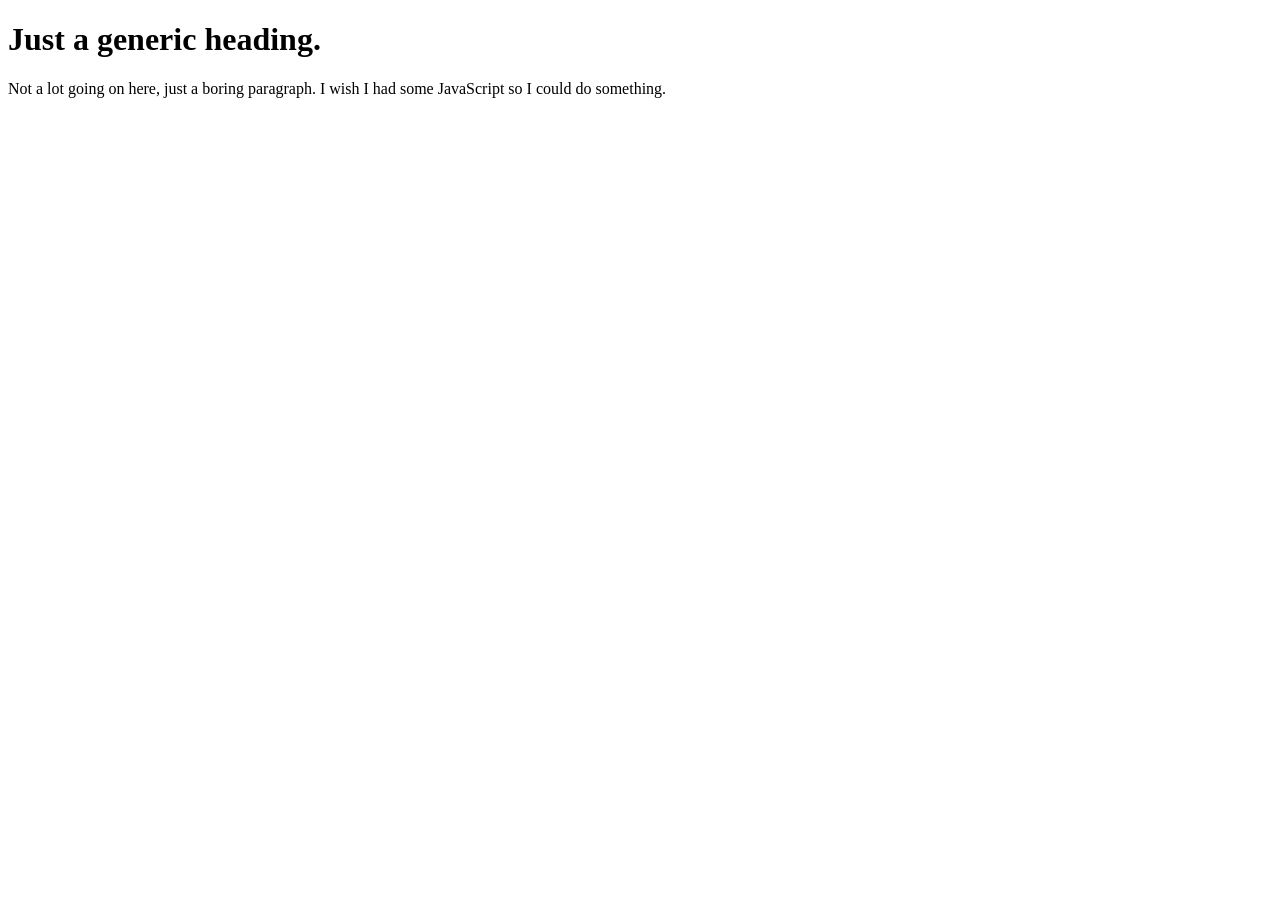
<file: Chapter 1/Exercise 1/index.html>
<!DOCTYPE html>
<html lang="en" dir="ltr">
  <head>
    <meta charset="utf-8">
    <title>Just a Generic Title</title>
    <script>
      setTimeout(wakeUpUser, 5000);
      function wakeUpUser() {
        alert("Are you just going to stare at this boring page forever?");
      };
    </script>
  </head>
  <body>
    <h1>Just a generic heading.</h1>
    <p>Not a lot going on here, just a boring paragraph. I wish I had some JavaScript so I could do something.</p>
  </body>
</html>
</file>
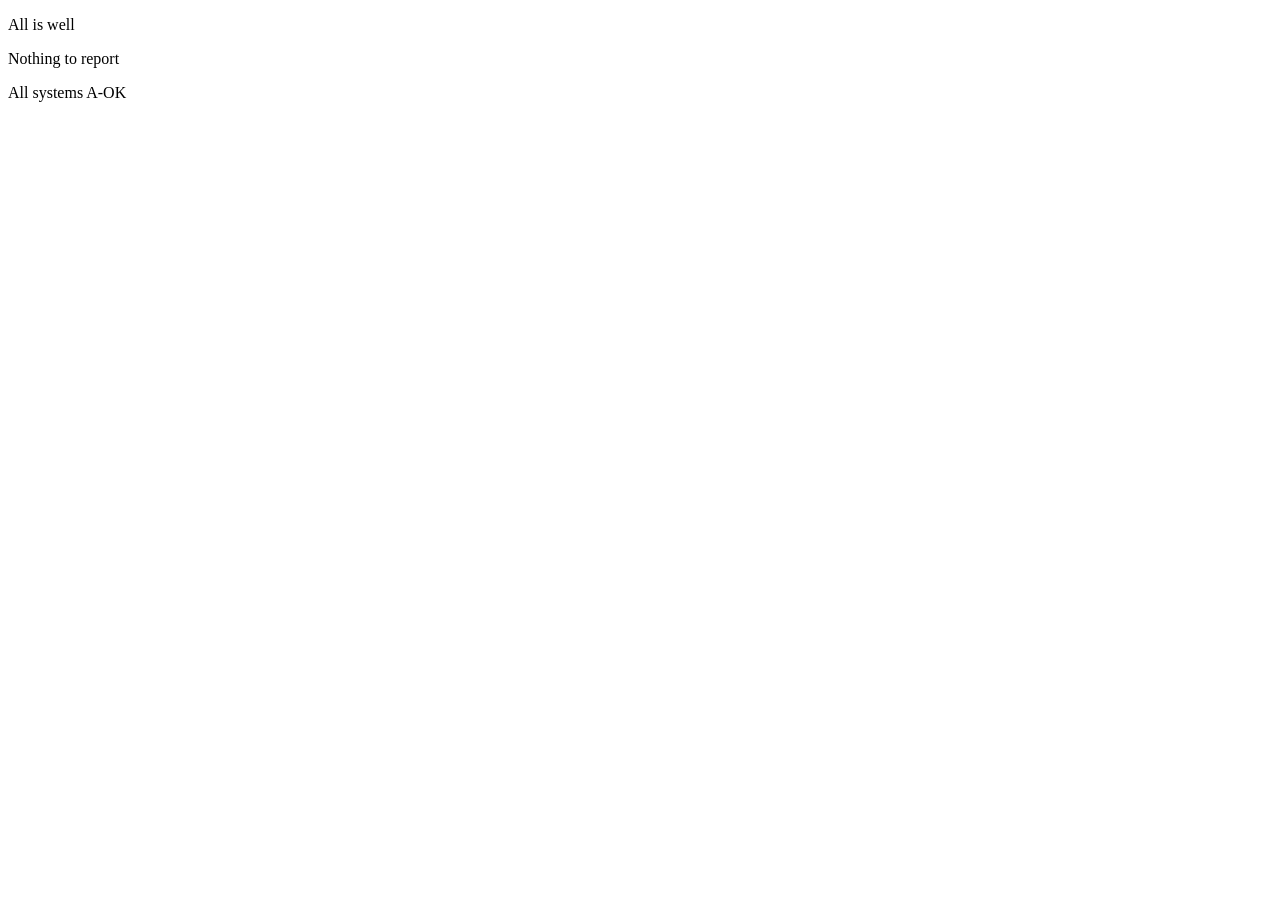
<file: Chapter 6/Practice 1/index.html>
<!DOCTYPE html>
<html lang="en" dir="ltr">
  <head>
    <meta charset="utf-8">
    <title></title>
    <link rel="stylesheet" href="./css/style.css">
  </head>
  <body>
    <p id="greenPlanet">All is well</p>
    <p id="redPlanet">Nothing to report</p>
    <p id="bluePlanet">All systems A-OK</p>

    <script src="./js/script.js" charset="utf-8"></script>
  </body>
</html>
</file>
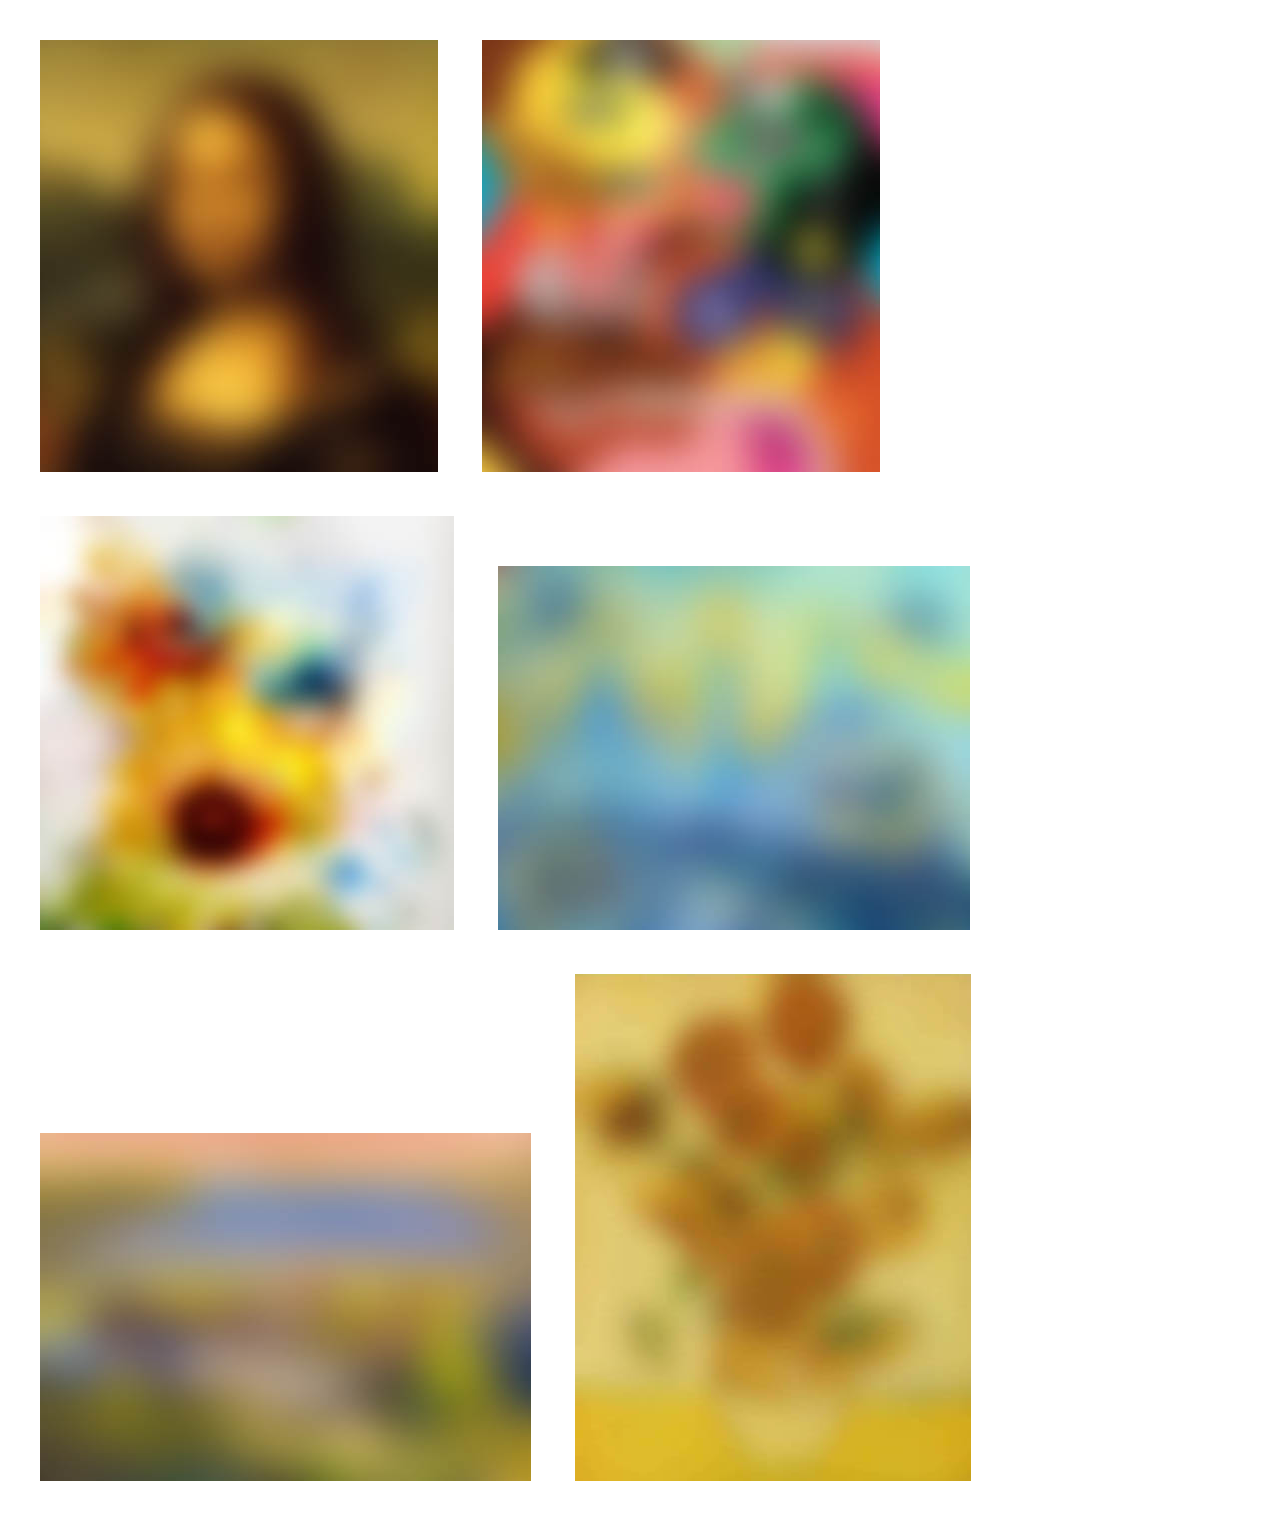
<file: Chapter 9/imageGuess/index.html>
<!DOCTYPE html>
<html lang="en" dir="ltr">
  <head>
    <meta charset="utf-8">
    <title>Image Guess</title>
    <link rel="stylesheet" href="./css/style.css">
  </head>
  <body>
    <img id="zero" src="./img/zeroblur.jpg" alt="">
    <img id="one" src="./img/oneblur.jpg" alt="">
    <img id="two" src="./img/twoblur.jpg" alt="">
    <img id="three" src="./img/threeblur.jpg" alt="">
    <img id="four" src="./img/fourblur.jpg" alt="">
    <img id="five" src="./img/fiveblur.jpg" alt="">

    <script src="./js/script.js" charset="utf-8"></script>
  </body>
</html>
</file>
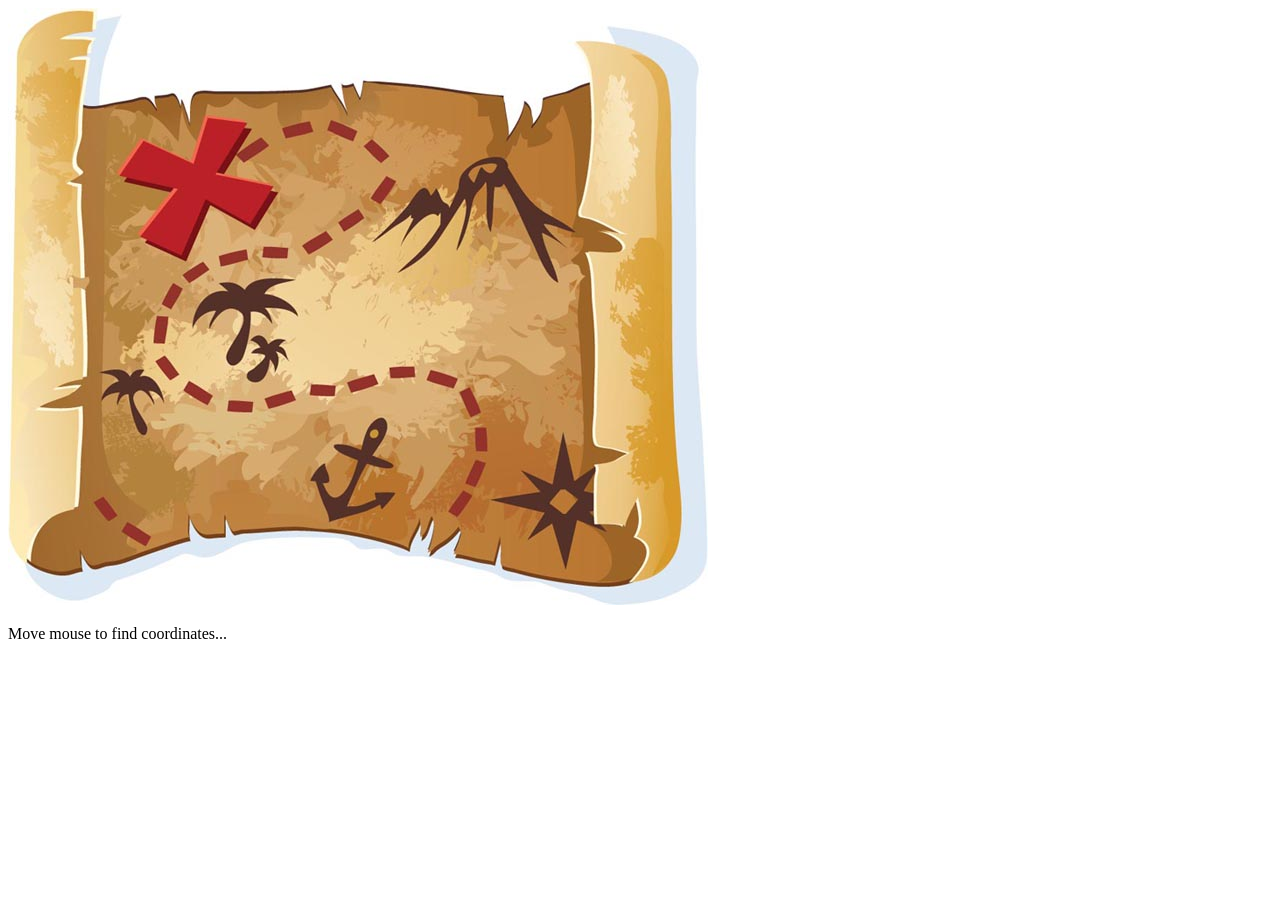
<file: Chapter 9/Mousemove Event/index.html>
<!DOCTYPE html>
<html lang="en" dir="ltr">
  <head>
    <meta charset="utf-8">
    <title>Pirates Booty</title>
  </head>
  <body>
    <img id="map" src="./img/map.jpg" alt="">
    <p id="coords">Move mouse to find coordinates...</p>

    <script src="./js/script.js" charset="utf-8"></script>
  </body>
</html>
</file>
<file: Chapter 6/Practice 1/css/style.css>
.redtext {
  color: red;
}
</file>
<file: Chapter 9/imageGuess/css/style.css>
body {
  margin: 20px;
}
img {
  margin: 20px;
}
</file>
